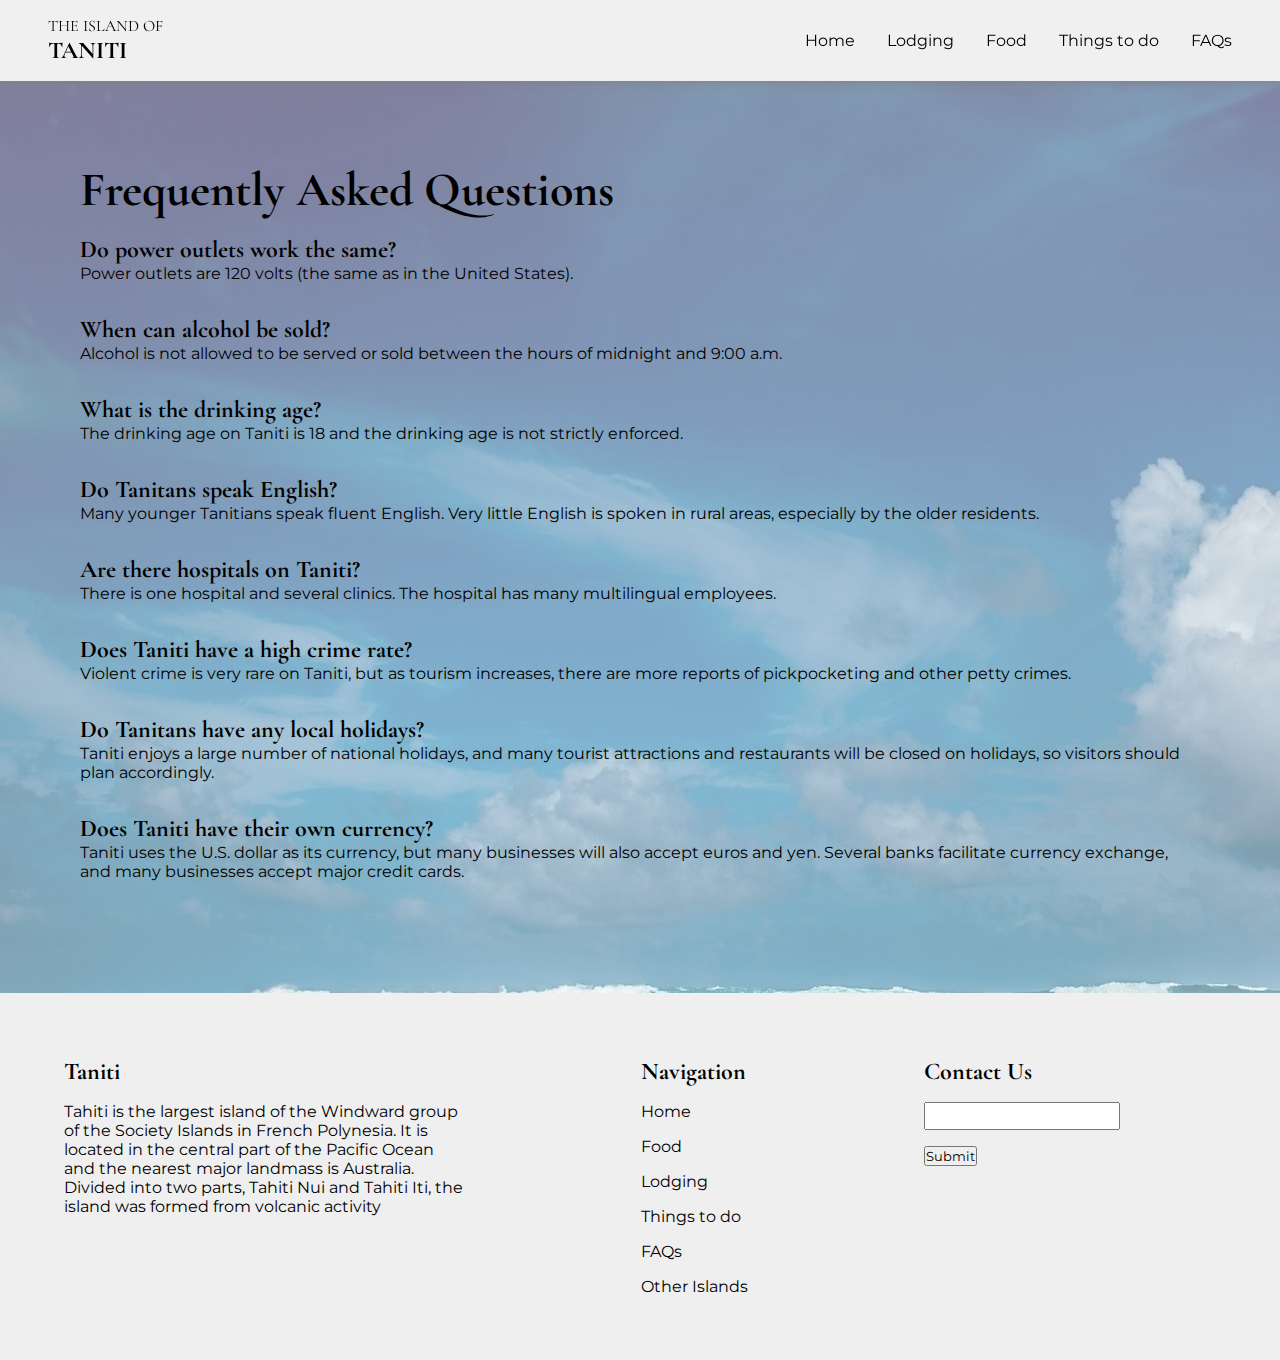
<file: faq.html>
<!DOCTYPE html>
<html lang="en">
<head>
    <meta charset="UTF-8">
    <meta name="viewport" content="width=device-width, initial-scale=1.0">
    <title>Taniti</title>
    <link rel="preconnect" href="https://fonts.googleapis.com">
    <link rel="preconnect" href="https://fonts.gstatic.com" crossorigin>
    <link href="https://fonts.googleapis.com/css2?family=Cormorant+Garamond&family=Montserrat:wght@300&display=swap" rel="stylesheet">
    <link rel="stylesheet" href="main.css">
    <link rel="stylesheet" href="faq.css">
    <link rel="stylesheet" href="https://fonts.googleapis.com/css2?family=Material+Symbols+Outlined:opsz,wght,FILL,GRAD@20..48,100..700,0..1,-50..200" />
    <style>
        .material-symbols-outlined {
          font-variation-settings:
          'FILL' 0,
          'wght' 400,
          'GRAD' 0,
          'opsz' 24
        }
    </style>
</head>
<body>
    <nav>
        <div class="title">
            <div class="header">THE ISLAND OF</div>
            <h2 class="header">TANITI</h2>

        </div>
        <div class="nav-links">
            <a href="index.html">Home</a>
            <a href="lodging.html">Lodging</a>
            <a href="restaurants.html">Food</a>
            <a href="places.html">Things to do</a>
            <a href="faq.html">FAQs</a>
        </div>
    </nav>
    <main>

        <div class="main">
        <h2 class="faq-header">Frequently Asked Questions</h2>

        <h2>Do power outlets work the same?</h2>
        <p>Power outlets are 120 volts (the same as in the United States). </p>

        <h2>When can alcohol be sold?</h2>
        <p>Alcohol is not allowed to be served or sold between the hours of midnight and 9:00 a.m. </p>

        <h2>What is the drinking age?</h2>
        <p>The drinking age on Taniti is 18 and the drinking age is not strictly enforced.</p>

        <h2>Do Tanitans speak English?</h2>
        <p>Many younger Tanitians speak fluent English. Very little English is spoken in rural areas, especially by the older residents.</p>

        <h2>Are there hospitals on Taniti?</h2>
        <p>There is one hospital and several clinics. The hospital has many multilingual employees.</p>

        <h2>Does Taniti have a high crime rate?</h2>
        <p>Violent crime is very rare on Taniti, but as tourism increases, there are more reports of pickpocketing and other petty crimes.</p>

        <h2>Do Tanitans have any local holidays?</h2>
        <p>Taniti enjoys a large number of national holidays, and many tourist attractions and restaurants will be closed on holidays, so visitors should plan accordingly.</p>

        <h2>Does Taniti have their own currency?</h2>
        <p>Taniti uses the U.S. dollar as its currency, but many businesses will also accept euros and yen. Several banks facilitate currency exchange, and many businesses accept major credit cards.</p>
    </div>

    </main>
    <footer>
        <div class="p">
            <h2 class="header">Taniti</h2>
            <p>Tahiti is the largest island of the Windward group of the Society Islands in French Polynesia. It is located in the central part of the Pacific Ocean and the nearest major landmass is Australia. Divided into two parts, Tahiti Nui and Tahiti Iti, the island was formed from volcanic activity</p>
        </div>
        <div class="footer-links">
            <h2 class="header">Navigation</h2>
            <a href="/index.html">Home</a>
            <a href="/restaurants.html">Food</a>
            <a href="/lodging.html">Lodging</a>
            <a href="/places.html">Things to do</a>
            <a href="/faq.html">FAQs</a>
            <div>Other Islands</div>
        </div>
        <div>
            <h2>Contact Us</h2>
            <input type="email">
            <button>Submit</button>
        </div>
    </footer>
</body>
</html>
</file>
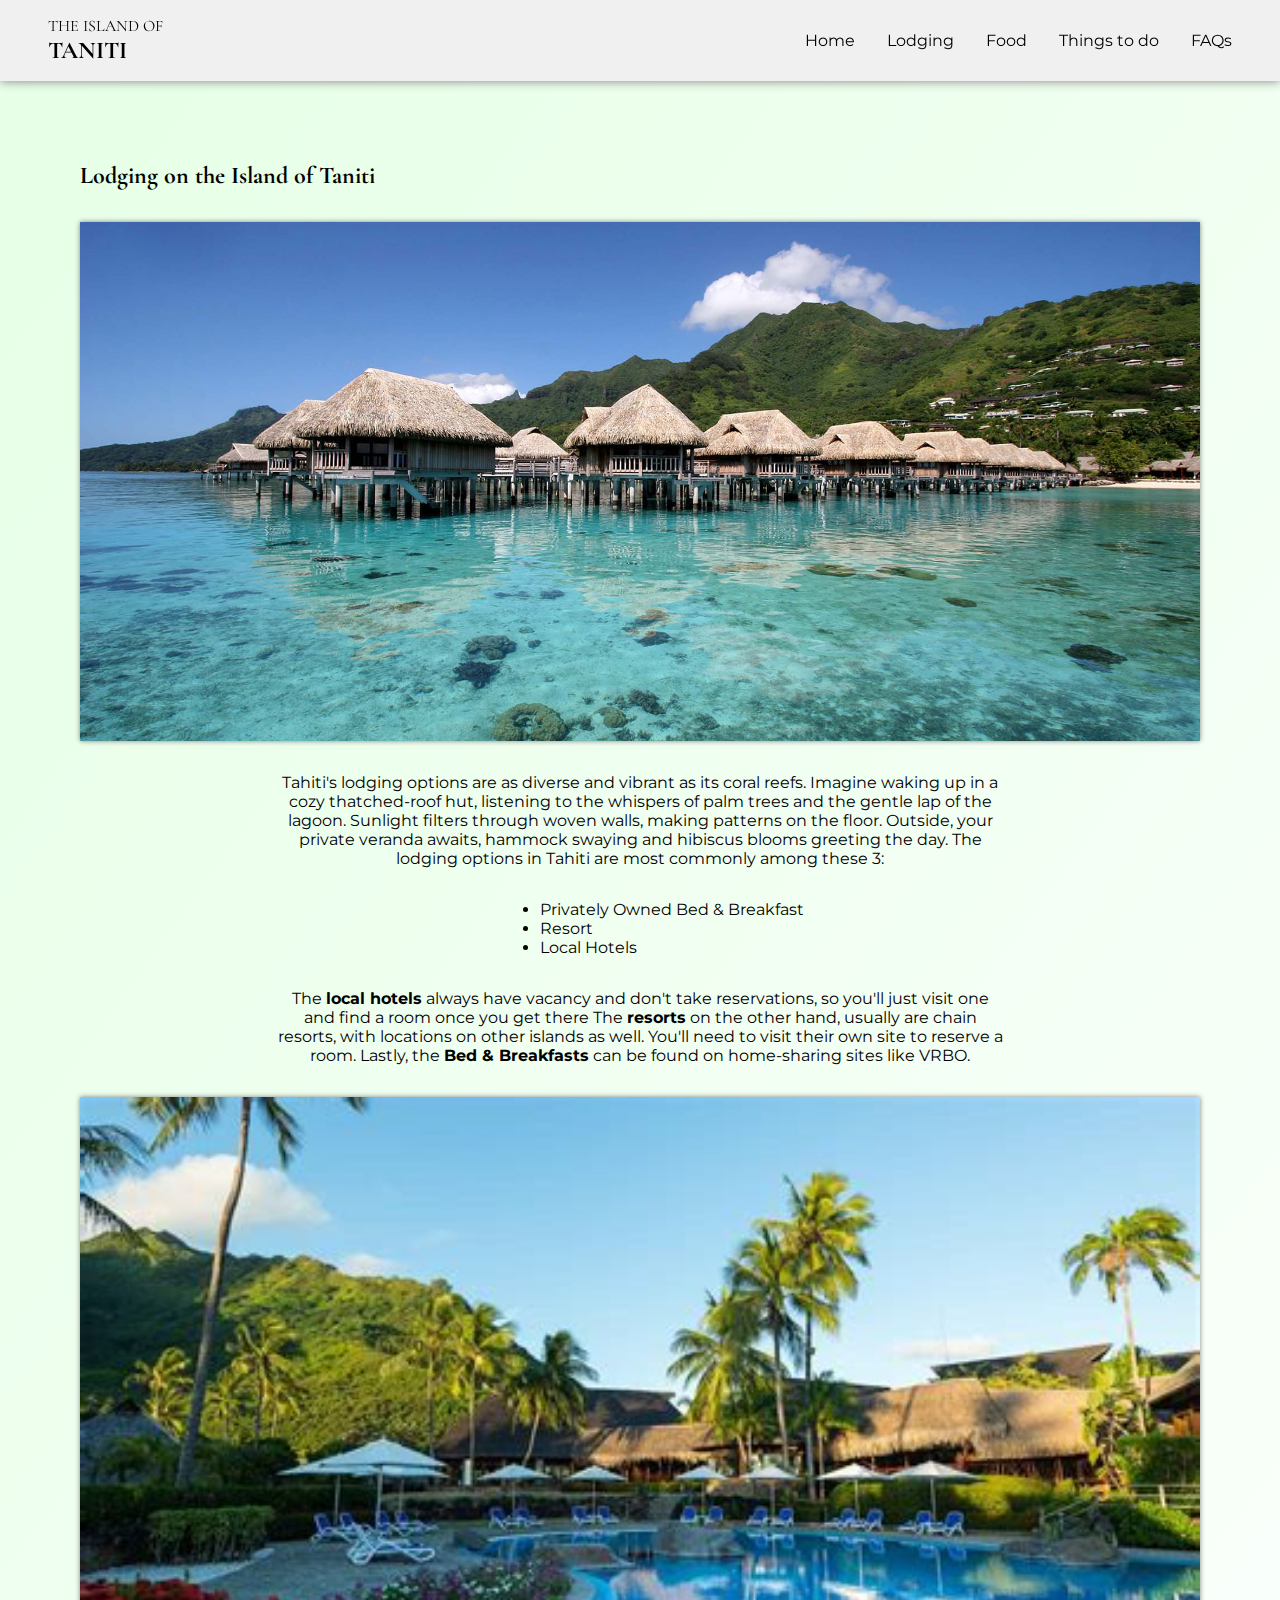
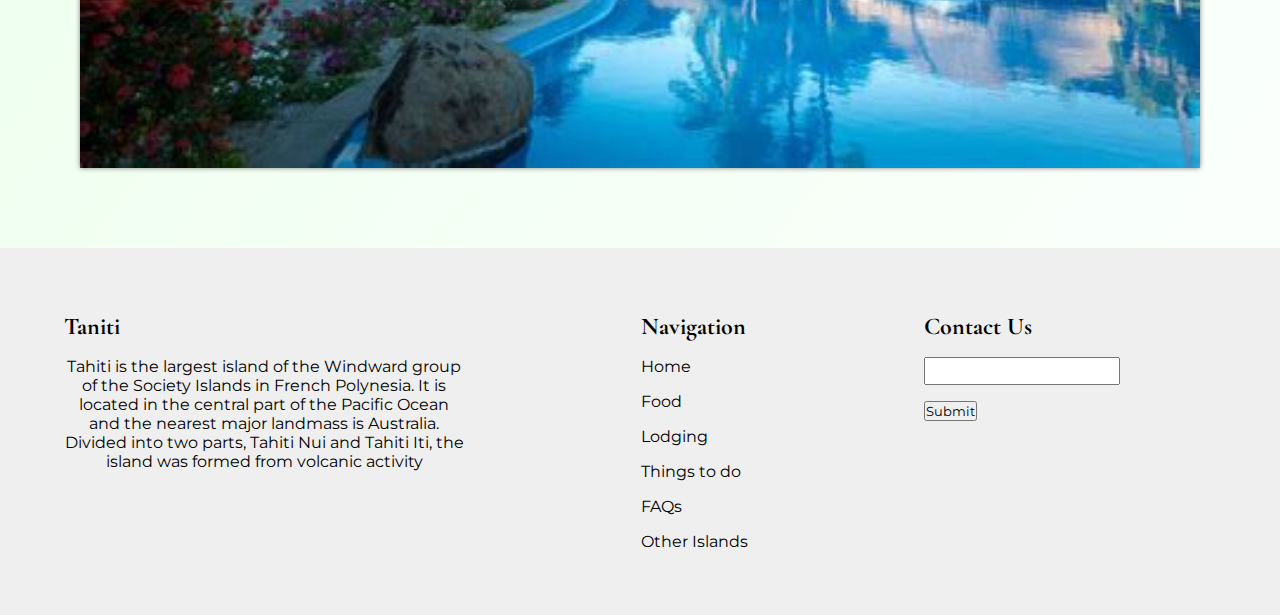
<file: lodging.html>
<!DOCTYPE html>
<html lang="en">
<head>
    <meta charset="UTF-8">
    <meta name="viewport" content="width=device-width, initial-scale=1.0">
    <title>Taniti</title>
    <link rel="preconnect" href="https://fonts.googleapis.com">
    <link rel="preconnect" href="https://fonts.gstatic.com" crossorigin>
    <link href="https://fonts.googleapis.com/css2?family=Cormorant+Garamond&family=Montserrat:wght@300&display=swap" rel="stylesheet">
    <link rel="stylesheet" href="main.css">
    <link rel="stylesheet" href="lodging.css">
    <link rel="stylesheet" href="https://fonts.googleapis.com/css2?family=Material+Symbols+Outlined:opsz,wght,FILL,GRAD@20..48,100..700,0..1,-50..200" />
    <style>
        .material-symbols-outlined {
          font-variation-settings:
          'FILL' 0,
          'wght' 400,
          'GRAD' 0,
          'opsz' 24
        }
    </style>
</head>
<body>
    <nav>
        <div class="title">
            <div class="header">THE ISLAND OF</div>
            <h2 class="header">TANITI</h2>

        </div>
        <div class="nav-links">
            <a href="index.html">Home</a>
            <a href="lodging.html">Lodging</a>
            <a href="restaurants.html">Food</a>
            <a href="places.html">Things to do</a>
            <a href="faq.html">FAQs</a>
        </div>
    </nav>
    <main>

        <h2 class="lodging-header header">Lodging on the Island of Taniti</h2>
        <img src="./images/tahiti.jpg" alt="image of a nice tropical restaurant">
        <div class="container">
        <p>Tahiti's lodging options are as diverse and vibrant as its coral reefs. Imagine waking up in a cozy thatched-roof hut, listening to the whispers of palm trees and the gentle lap of the lagoon. Sunlight filters through woven walls, making patterns on the floor. Outside, your private veranda awaits, hammock swaying and hibiscus blooms greeting the day. The lodging options in Tahiti are most commonly among these 3:</p>
        <ul>
            <li>Privately Owned Bed & Breakfast</li>
            <li>Resort</li>
            <li>Local Hotels</li>
        </ul>
        <p>
            The <strong>local hotels</strong> always have vacancy and don't take reservations, so you'll just visit one and find a room once you get there
            The <strong>resorts</strong>  on the other hand, usually are chain resorts, with locations on other islands as well. You'll need to visit their own site to reserve a room.
            Lastly, the <strong>Bed & Breakfasts</strong>  can be found on home-sharing sites like VRBO.
        </p>
    </div>

    <img src="./images/taniti.jpg" alt="">

    </main>
    <footer>
        <div class="p">
            <h2 class="header">Taniti</h2>
            <p>Tahiti is the largest island of the Windward group of the Society Islands in French Polynesia. It is located in the central part of the Pacific Ocean and the nearest major landmass is Australia. Divided into two parts, Tahiti Nui and Tahiti Iti, the island was formed from volcanic activity</p>
        </div>
        <div class="footer-links">
            <h2 class="header">Navigation</h2>
            <a href="/index.html">Home</a>
            <a href="/restaurants.html">Food</a>
            <a href="/lodging.html">Lodging</a>
            <a href="/places.html">Things to do</a>
            <a href="/faq.html">FAQs</a>
            <div>Other Islands</div>
        </div>
        <div>
            <h2>Contact Us</h2>
            <input type="email">
            <button>Submit</button>
        </div>
    </footer>
</body>
</html>
</file>
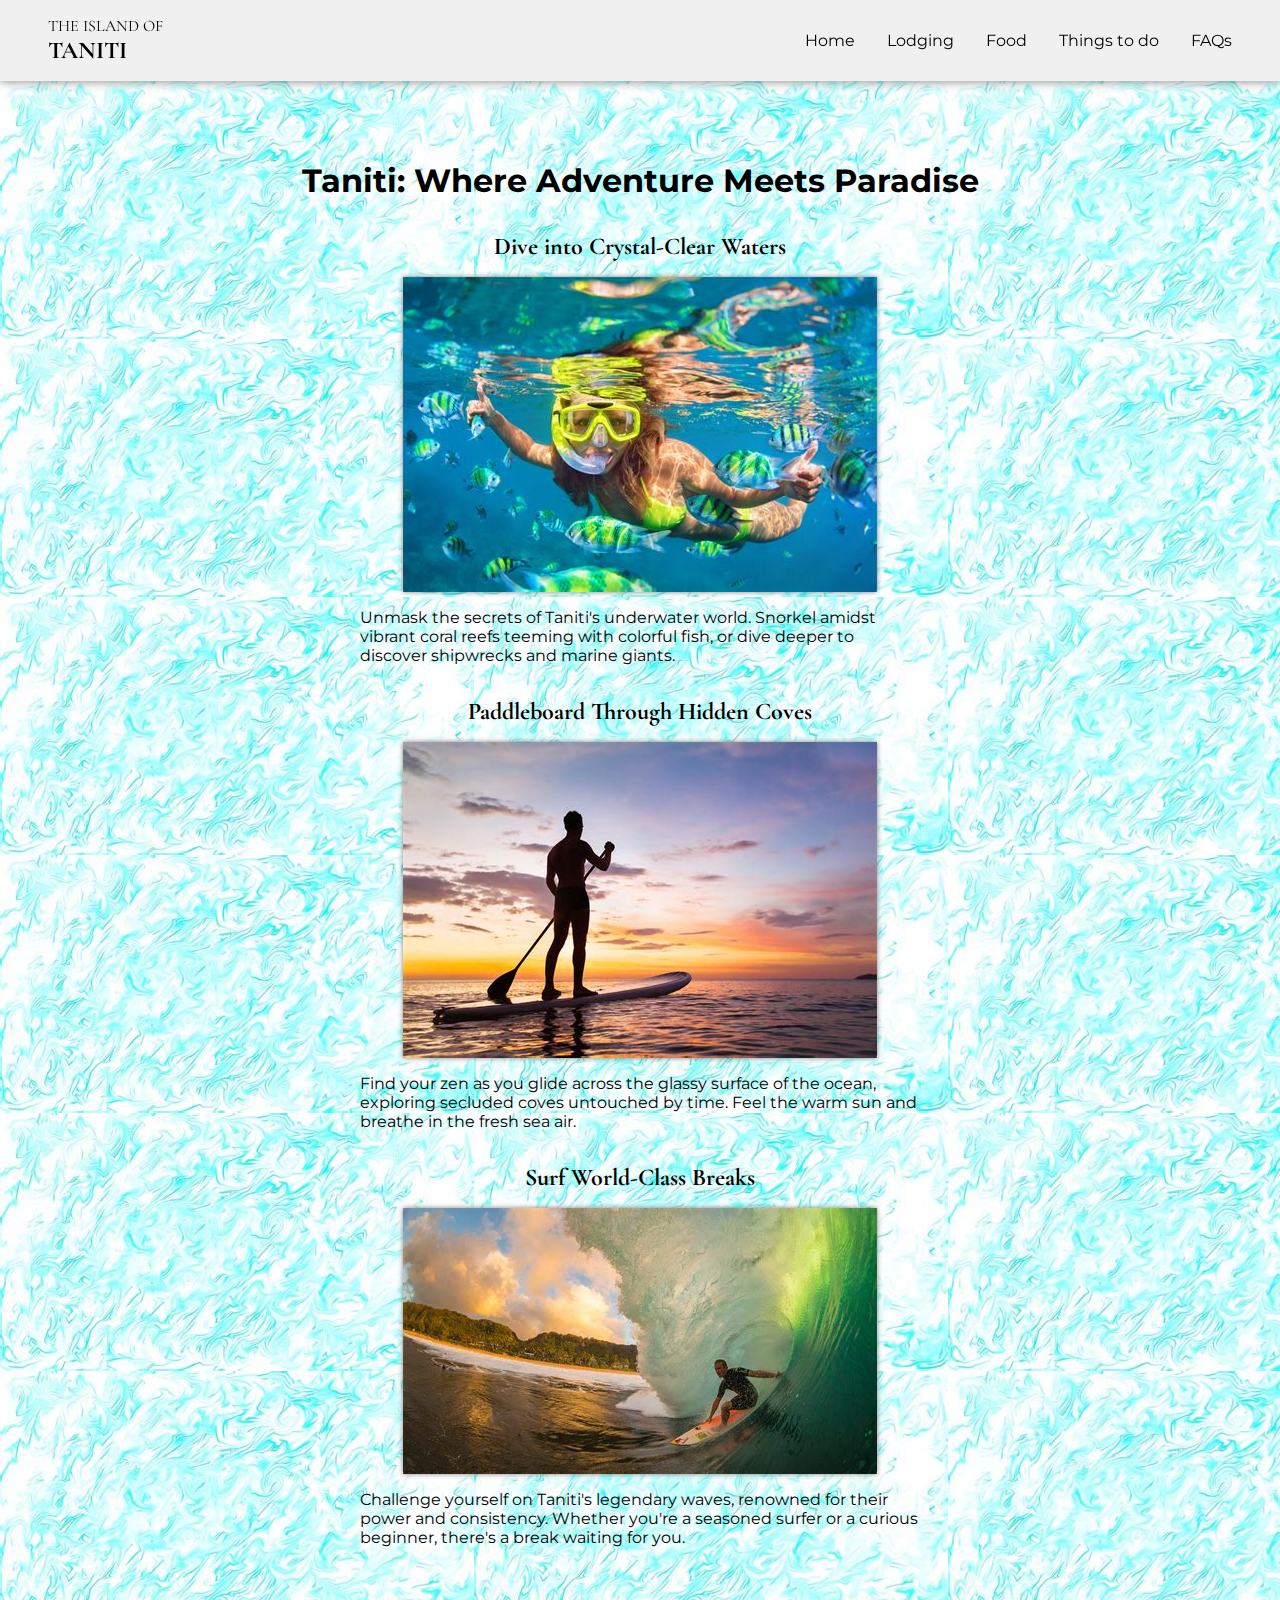
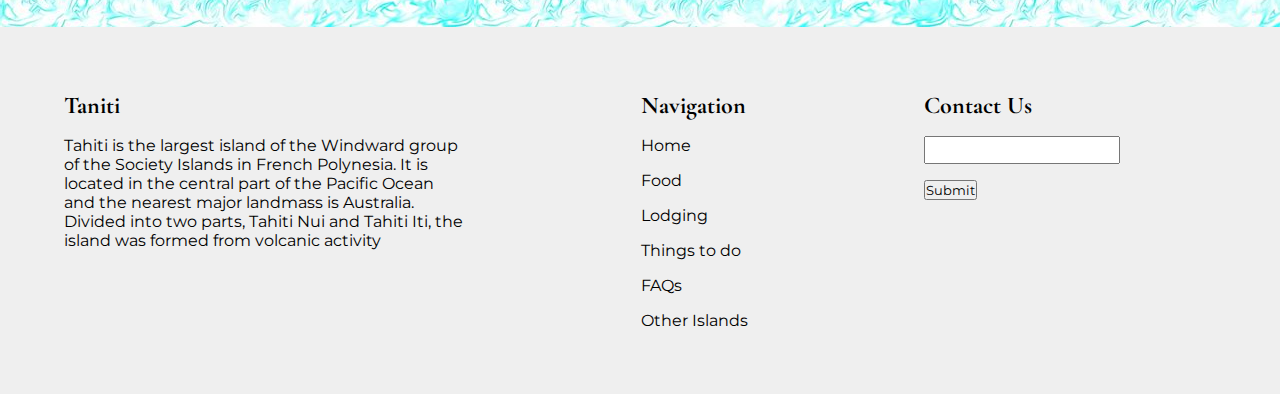
<file: places.html>
<!DOCTYPE html>
<html lang="en">
<head>
    <meta charset="UTF-8">
    <meta name="viewport" content="width=device-width, initial-scale=1.0">
    <title>Taniti</title>
    <link rel="preconnect" href="https://fonts.googleapis.com">
    <link rel="preconnect" href="https://fonts.gstatic.com" crossorigin>
    <link href="https://fonts.googleapis.com/css2?family=Cormorant+Garamond&family=Montserrat:wght@300&display=swap" rel="stylesheet">
    <link rel="stylesheet" href="main.css">
    <link rel="stylesheet" href="places.css">
    <link rel="stylesheet" href="https://fonts.googleapis.com/css2?family=Material+Symbols+Outlined:opsz,wght,FILL,GRAD@20..48,100..700,0..1,-50..200" />
    <style>
        .material-symbols-outlined {
          font-variation-settings:
          'FILL' 0,
          'wght' 400,
          'GRAD' 0,
          'opsz' 24
        }
    </style>
</head>
<body>
    <nav>
        <div class="title">
            <div class="header">THE ISLAND OF</div>
            <h2 class="header">TANITI</h2>

        </div>
        <div class="nav-links">
            <a href="index.html">Home</a>
            <a href="lodging.html">Lodging</a>
            <a href="restaurants.html">Food</a>
            <a href="places.html">Things to do</a>
            <a href="faq.html">FAQs</a>
        </div>
    </nav>
    <main>


        <div>
            <h1>Taniti: Where Adventure Meets Paradise</h1>
        </div>
            <section class="activity">
              <h2>Dive into Crystal-Clear Waters</h2>
              <img src="images/snorkel.jpg" alt="Snorkeling among vibrant coral reefs">
              <p>Unmask the secrets of Taniti's underwater world. Snorkel amidst vibrant coral reefs teeming with colorful fish, or dive deeper to discover shipwrecks and marine giants.</p>
            </section>
            <section class="activity">
                <h2>Paddleboard Through Hidden Coves</h2>

              <img src="images/paddleboard.jpg" alt="Paddleboarding through a hidden cove">
              <p>Find your zen as you glide across the glassy surface of the ocean, exploring secluded coves untouched by time. Feel the warm sun and breathe in the fresh sea air.</p>
            </section>
            <section class="activity">
                <h2>Surf World-Class Breaks</h2>

              <img src="images/surfing.jpg" alt="Surfing a powerful wave">
              <p>Challenge yourself on Taniti's legendary waves, renowned for their power and consistency. Whether you're a seasoned surfer or a curious beginner, there's a break waiting for you.</p>
            </section>
           
            
    </main>
    <footer>
        <div class="p">
            <h2 class="header">Taniti</h2>
            <p>Tahiti is the largest island of the Windward group of the Society Islands in French Polynesia. It is located in the central part of the Pacific Ocean and the nearest major landmass is Australia. Divided into two parts, Tahiti Nui and Tahiti Iti, the island was formed from volcanic activity</p>
        </div>
        <div class="footer-links">
            <h2 class="header">Navigation</h2>
            <a href="/index.html">Home</a>
            <a href="/restaurants.html">Food</a>
            <a href="/lodging.html">Lodging</a>
            <a href="/places.html">Things to do</a>
            <a href="/faq.html">FAQs</a>
            <div>Other Islands</div>
        </div>
        <div>
            <h2>Contact Us</h2>
            <input type="email">
            <button>Submit</button>
        </div>
    </footer>
</body>
</html>
</file>
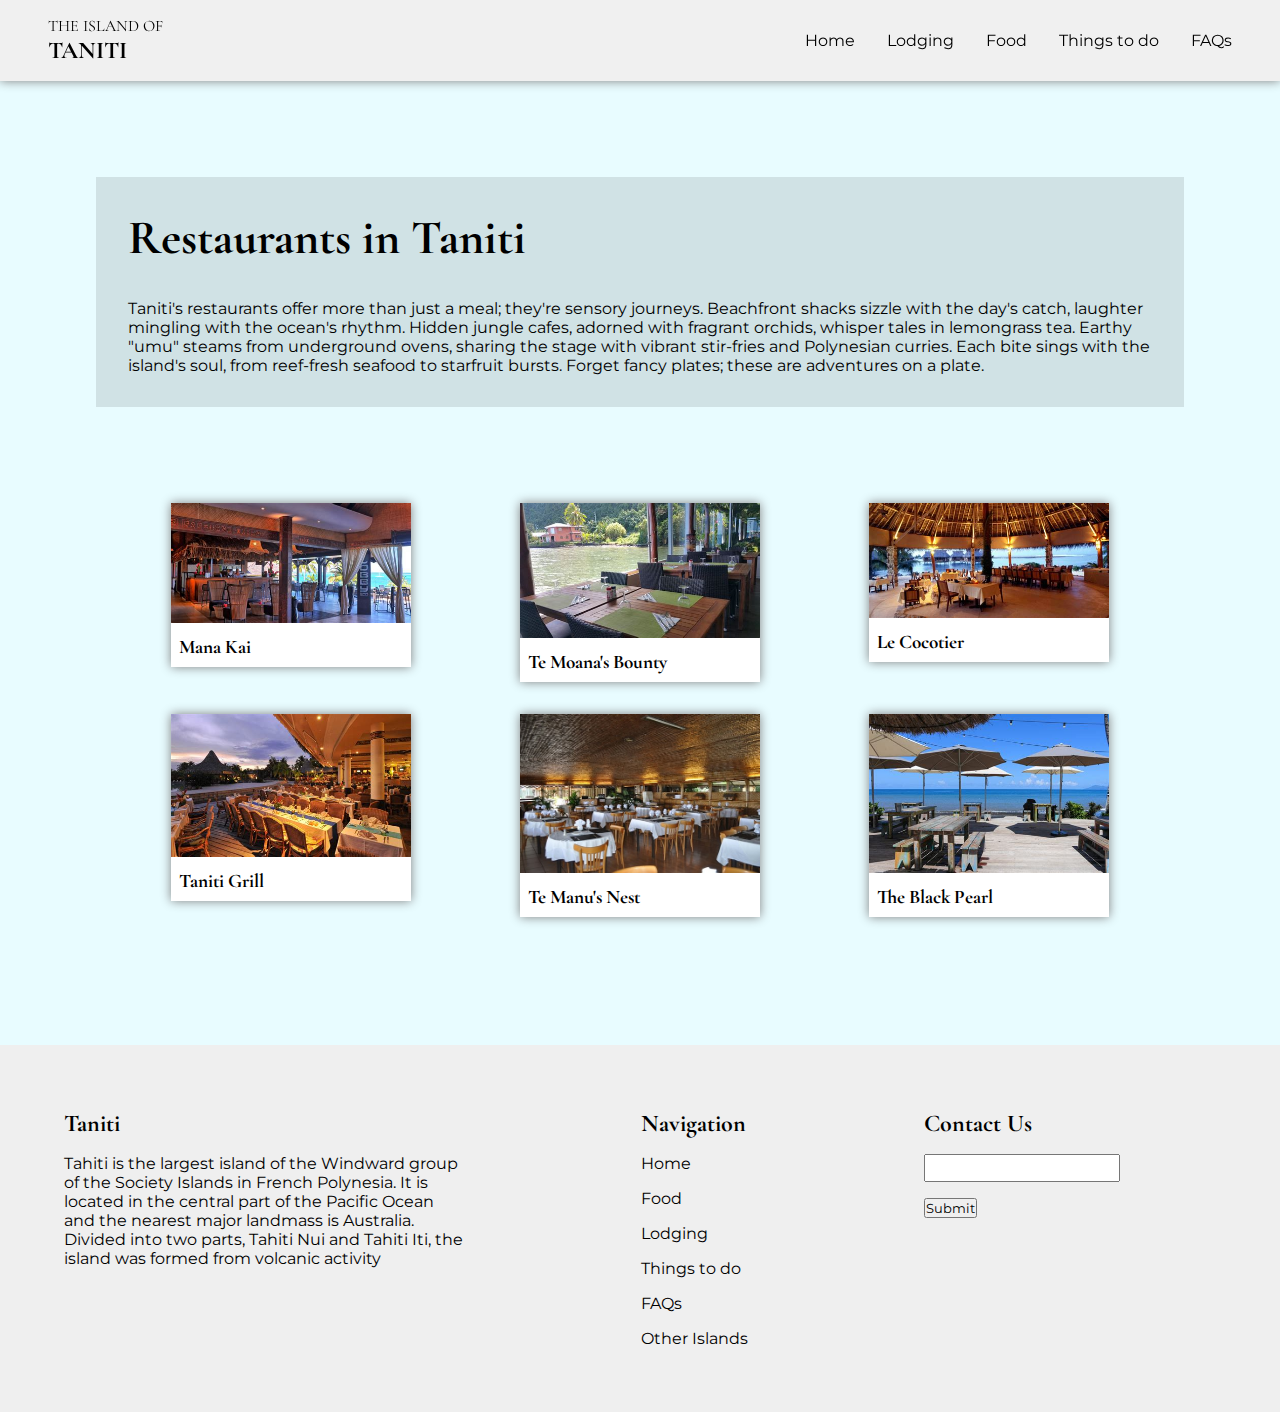
<file: restaurants.html>
<!DOCTYPE html>
<html lang="en">
<head>
    <meta charset="UTF-8">
    <meta name="viewport" content="width=device-width, initial-scale=1.0">
    <title>Taniti</title>
    <link rel="preconnect" href="https://fonts.googleapis.com">
    <link rel="preconnect" href="https://fonts.gstatic.com" crossorigin>
    <link href="https://fonts.googleapis.com/css2?family=Cormorant+Garamond&family=Montserrat:wght@300&display=swap" rel="stylesheet">
    <link rel="stylesheet" href="main.css">
    <link rel="stylesheet" href="restaurants.css">
    <link rel="stylesheet" href="https://fonts.googleapis.com/css2?family=Material+Symbols+Outlined:opsz,wght,FILL,GRAD@20..48,100..700,0..1,-50..200" />
    <style>
        .material-symbols-outlined {
          font-variation-settings:
          'FILL' 0,
          'wght' 400,
          'GRAD' 0,
          'opsz' 24
        }
    </style>
</head>
<body>
    <nav>
        <div class="title">
            <div class="header">THE ISLAND OF</div>
            <h2 class="header">TANITI</h2>

        </div>
        <div class="nav-links">
            <a href="index.html">Home</a>
            <a href="lodging.html">Lodging</a>
            <a href="restaurants.html">Food</a>
            <a href="places.html">Things to do</a>
            <a href="faq.html">FAQs</a>
        </div>
    </nav>
    <main>

        <div class="main">
            <h2>Restaurants in Taniti</h2>
            <p>Taniti's restaurants offer more than just a meal; they're sensory journeys. Beachfront shacks sizzle with the day's catch, laughter mingling with the ocean's rhythm. Hidden jungle cafes, adorned with fragrant orchids, whisper tales in lemongrass tea. Earthy "umu" steams from underground ovens, sharing the stage with vibrant stir-fries and Polynesian curries. Each bite sings with the island's soul, from reef-fresh seafood to starfruit bursts. Forget fancy plates; these are adventures on a plate.</p>
        </div>

        <div class="places">
            <div>
                <img src="images/restrant.jpg" alt="">
                <h2>Mana Kai</h2>
            </div>            
            <div>
                <img src="images/restrant1.jpg" alt="">
                <h2>Te Moana's Bounty</h2>
            </div>
            <div>
                <img src="images/restrant2.jpg" alt="">
                <h2>Le Cocotier</h2>
            </div>
            <div>
                <img src="images/restrant3.jpg" alt="">
                <h2>Taniti Grill</h2>
            </div>
            <div>
                <img src="images/restrant4.jpg" alt="">
                <h2>Te Manu's Nest</h2>
            </div>
            <div>
                <img src="images/restrant5.jpg" alt="">
                <h2>The Black Pearl</h2>
            </div>
        </div>

    </main>
    <footer>
        <div class="p">
            <h2 class="header">Taniti</h2>
            <p>Tahiti is the largest island of the Windward group of the Society Islands in French Polynesia. It is located in the central part of the Pacific Ocean and the nearest major landmass is Australia. Divided into two parts, Tahiti Nui and Tahiti Iti, the island was formed from volcanic activity</p>
        </div>
        <div class="footer-links">
            <h2 class="header">Navigation</h2>
            <a href="/index.html">Home</a>
            <a href="/restaurants.html">Food</a>
            <a href="/lodging.html">Lodging</a>
            <a href="/places.html">Things to do</a>
            <a href="/faq.html">FAQs</a>
            <div>Other Islands</div>
        </div>
        <div>
            <h2>Contact Us</h2>
            <input type="email">
            <button>Submit</button>
        </div>
    </footer>
</body>
</html>
</file>
<file: main.css>
*, *::before, *::after {
    box-sizing: border-box;
    margin: 0;
    padding: 0;
    font-family: 'Montserrat', sans-serif
}
h2, .header {
    font-family: 'Cormorant Garamond', serif;
} a {
    color: black;
    text-decoration: none;
} 

.line {
    width: 90%;
    height: 2px;
    background-color: rgb(0, 0, 0);
    border-radius: 99px;
}
/* ------------------------------------------------------------------------------------------ */
/* NAV STYLING                                                                             */
/* ------------------------------------------------------------------------------------------ */
nav {
    background-color: rgb(240, 240, 240);
    box-shadow: 0px 0px 10px grey;
    padding: 1rem 3rem;
    display: flex;
    align-items: center;
    justify-content: space-between;
    position: sticky;
    top: 0;
    z-index: 99;
} .nav-links {
    display: flex;
    align-items: center;
    justify-content: center;
    gap: 2rem;
}
/* ------------------------------------------------------------------------------------------ */
/* FOOTER STYLING                                                                             */
/* ------------------------------------------------------------------------------------------ */
footer {
    display: flex;
    align-items: flex-start;
    padding: 4rem 10rem 4rem 4rem;
    justify-content: space-between;
    background-color: rgb(239, 239, 239);
} footer div {
    display: flex;
    flex-direction: column; 
    align-items: flex-start;
    justify-content: center;
    gap: 1rem;
} footer div p {
    max-width: 25rem;
} input {
    padding: 0.25rem;
    outline: none;
}


@media (orientation: portrait) {
    .footer-p {
        display: none;
    } footer {
        gap: 6rem;
    } input {
        max-width: 8rem;
    }

    nav {
        padding: 1rem 1rem;
    } .nav-links {
        gap: 1rem;
    } .nav-links a {
        font-size: 0.8rem;
    }
}
</file>
<file: faq.css>
main {
    background-image: url(./images/water.jpg);
}

.main {
    padding: 5rem;

    background-color: rgba(255, 255, 255, 0.5);
}
.faq-header {
    font-size: 3rem;
    margin-bottom: 1rem;
}
p {
    margin-bottom: 2rem;
}
</file>
<file: lodging.css>
main {
    display: flex;
    flex-direction: column;
    gap: 2rem;
    padding: 5rem;
    background: linear-gradient(to bottom right, rgb(230, 255, 230), rgb(251, 255, 252));
}

img {
    box-shadow: 0px 0px 5px grey;
}

ul {
    margin-left: 4rem;
}

p {
    max-width: 65%;
    text-align: center;
}

.container {
    display: flex;
    align-items: center;
    justify-content: center;
    flex-direction: column;
    gap: 2rem;
}
</file>
<file: places.css>
main {
    padding: 5rem;
    display: flex;
    flex-direction: column;
    gap: 2rem;
    align-items: center;
    justify-content: center;
    background-image: url(images/bg.jpg);
}

.activity {
    display: flex;
    flex-direction: column;
    align-items: center;
    justify-content: center;
    gap: 1rem;
}

.activity p {
    max-width: 50%;
}

.activity img {
    box-shadow: 0px 0px 5px grey;
}
</file>
<file: restaurants.css>
main {
    display: flex;
    align-items: center;
    justify-content: center;
    flex-direction: column;
    padding: 6rem;
    background-color: rgb(232, 252, 255);
    gap: 6rem;
}

.main {
    padding: 2rem;
    background-color: rgba(0, 0, 0, 0.1);

}

.main   h2 {
    margin-bottom: 2rem;
    font-size: 3rem;
}

.places {
    display: flex;
    align-items: flex-start;
    justify-content: center;
    gap: 10%;
    flex-wrap: wrap;
}
.places div {
    background-color: white;
    box-shadow: 0px 0px 10px grey;
    margin-bottom: 2rem;
}
.places div img {
    width: 15rem;
} .places div h2 {
    font-size: 1.2rem;
    padding: 0.5rem
}
</file>
